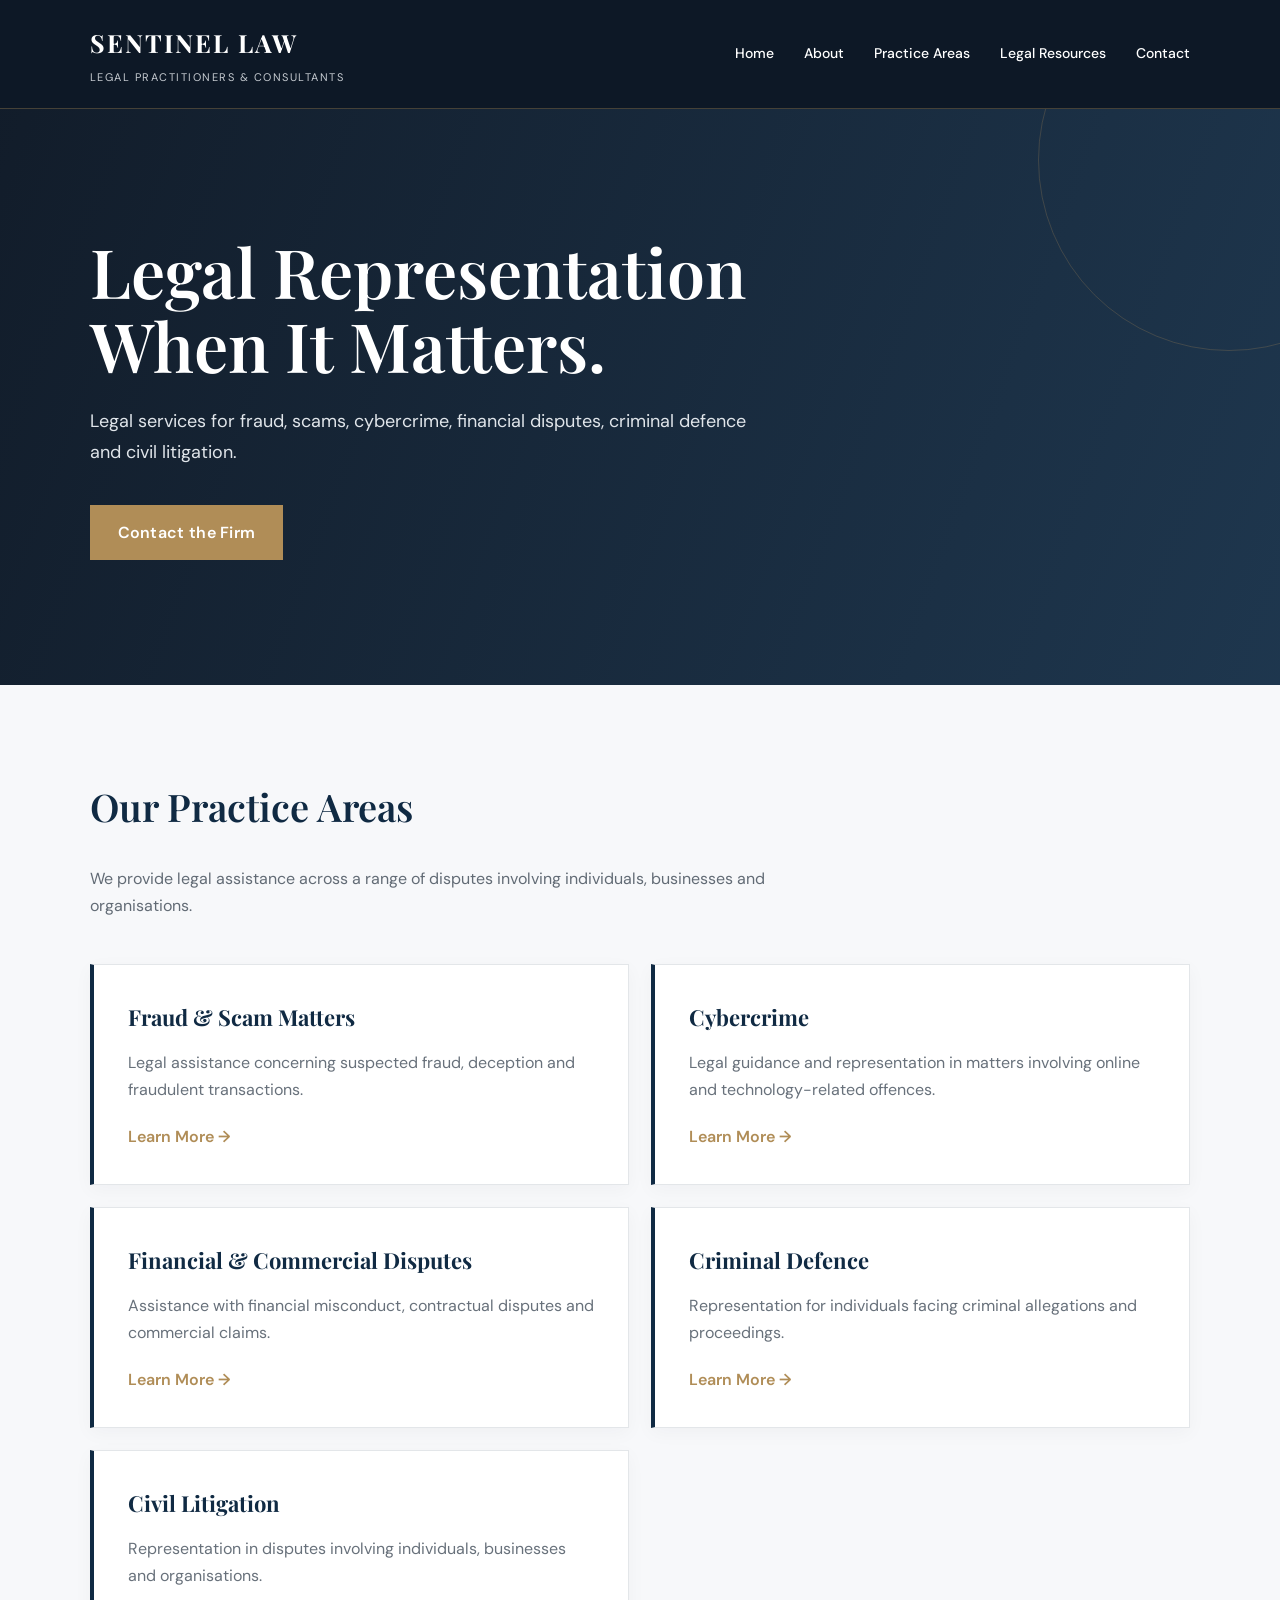
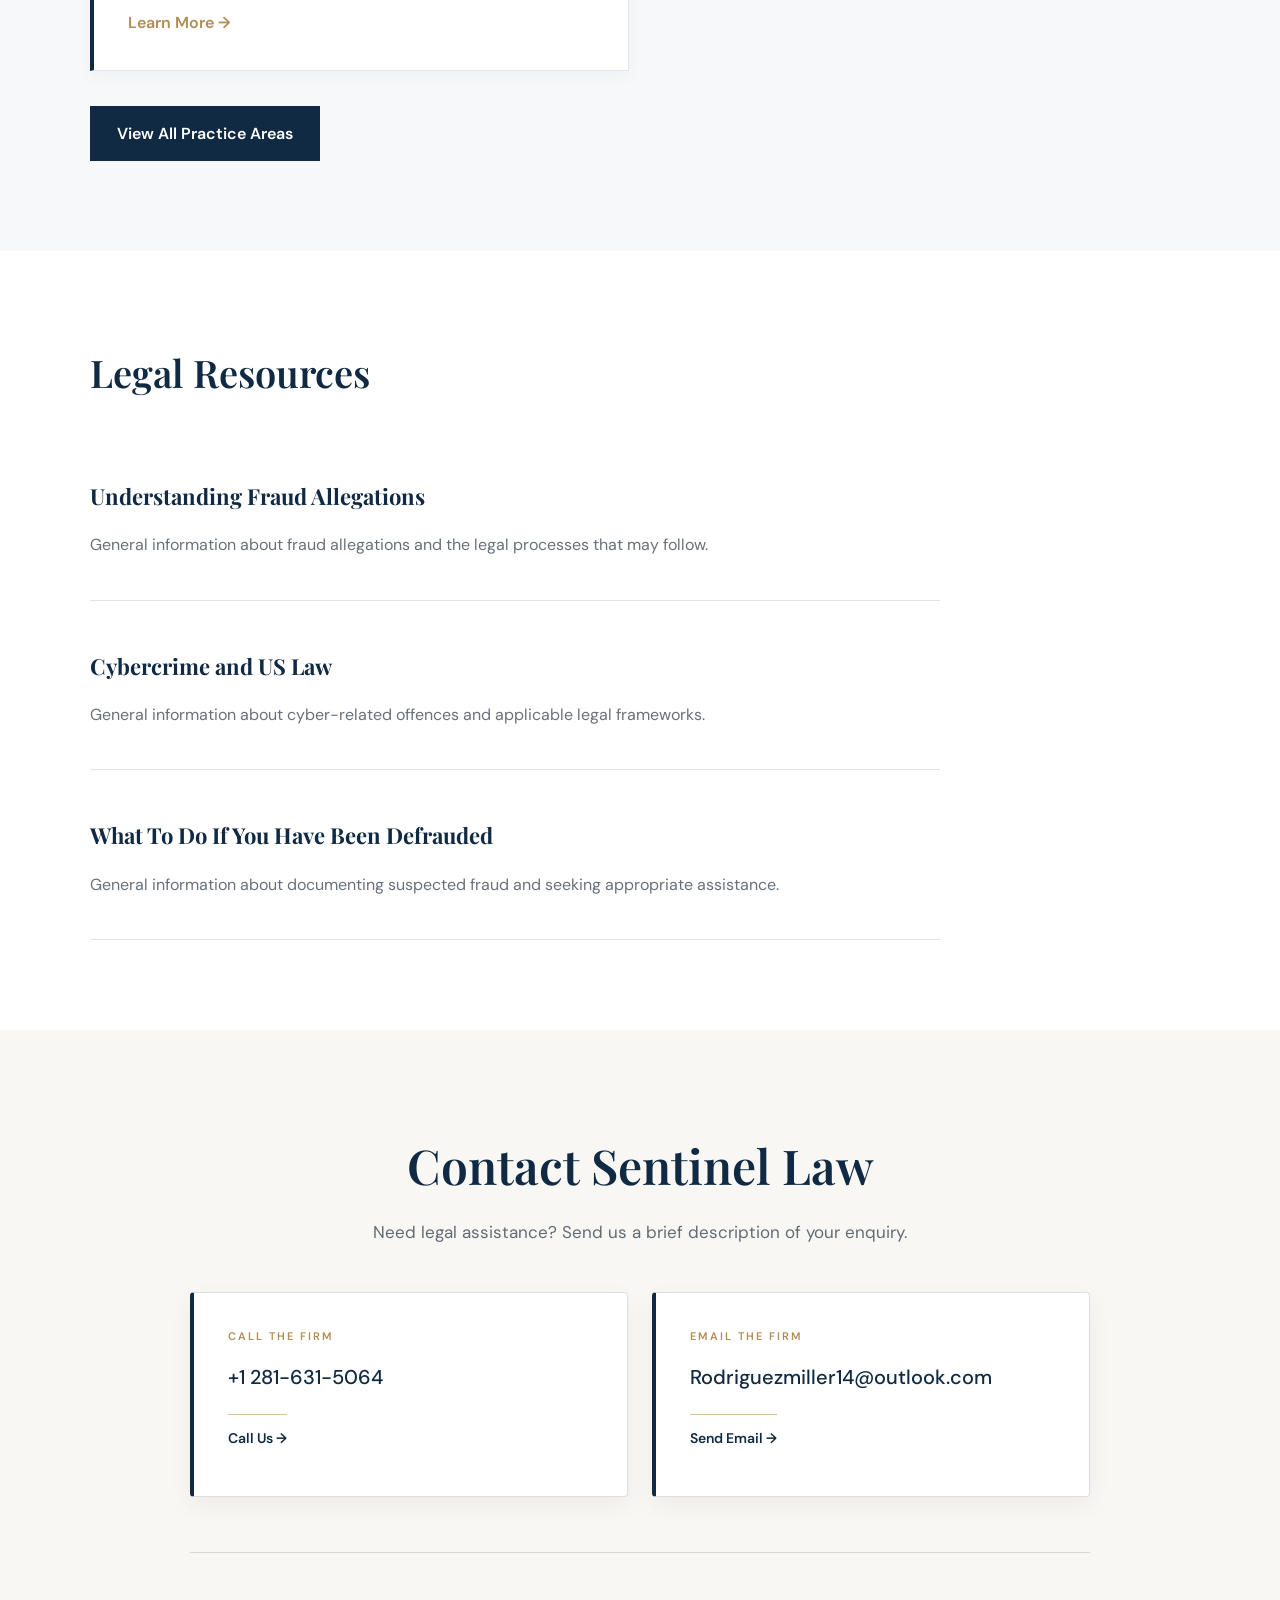
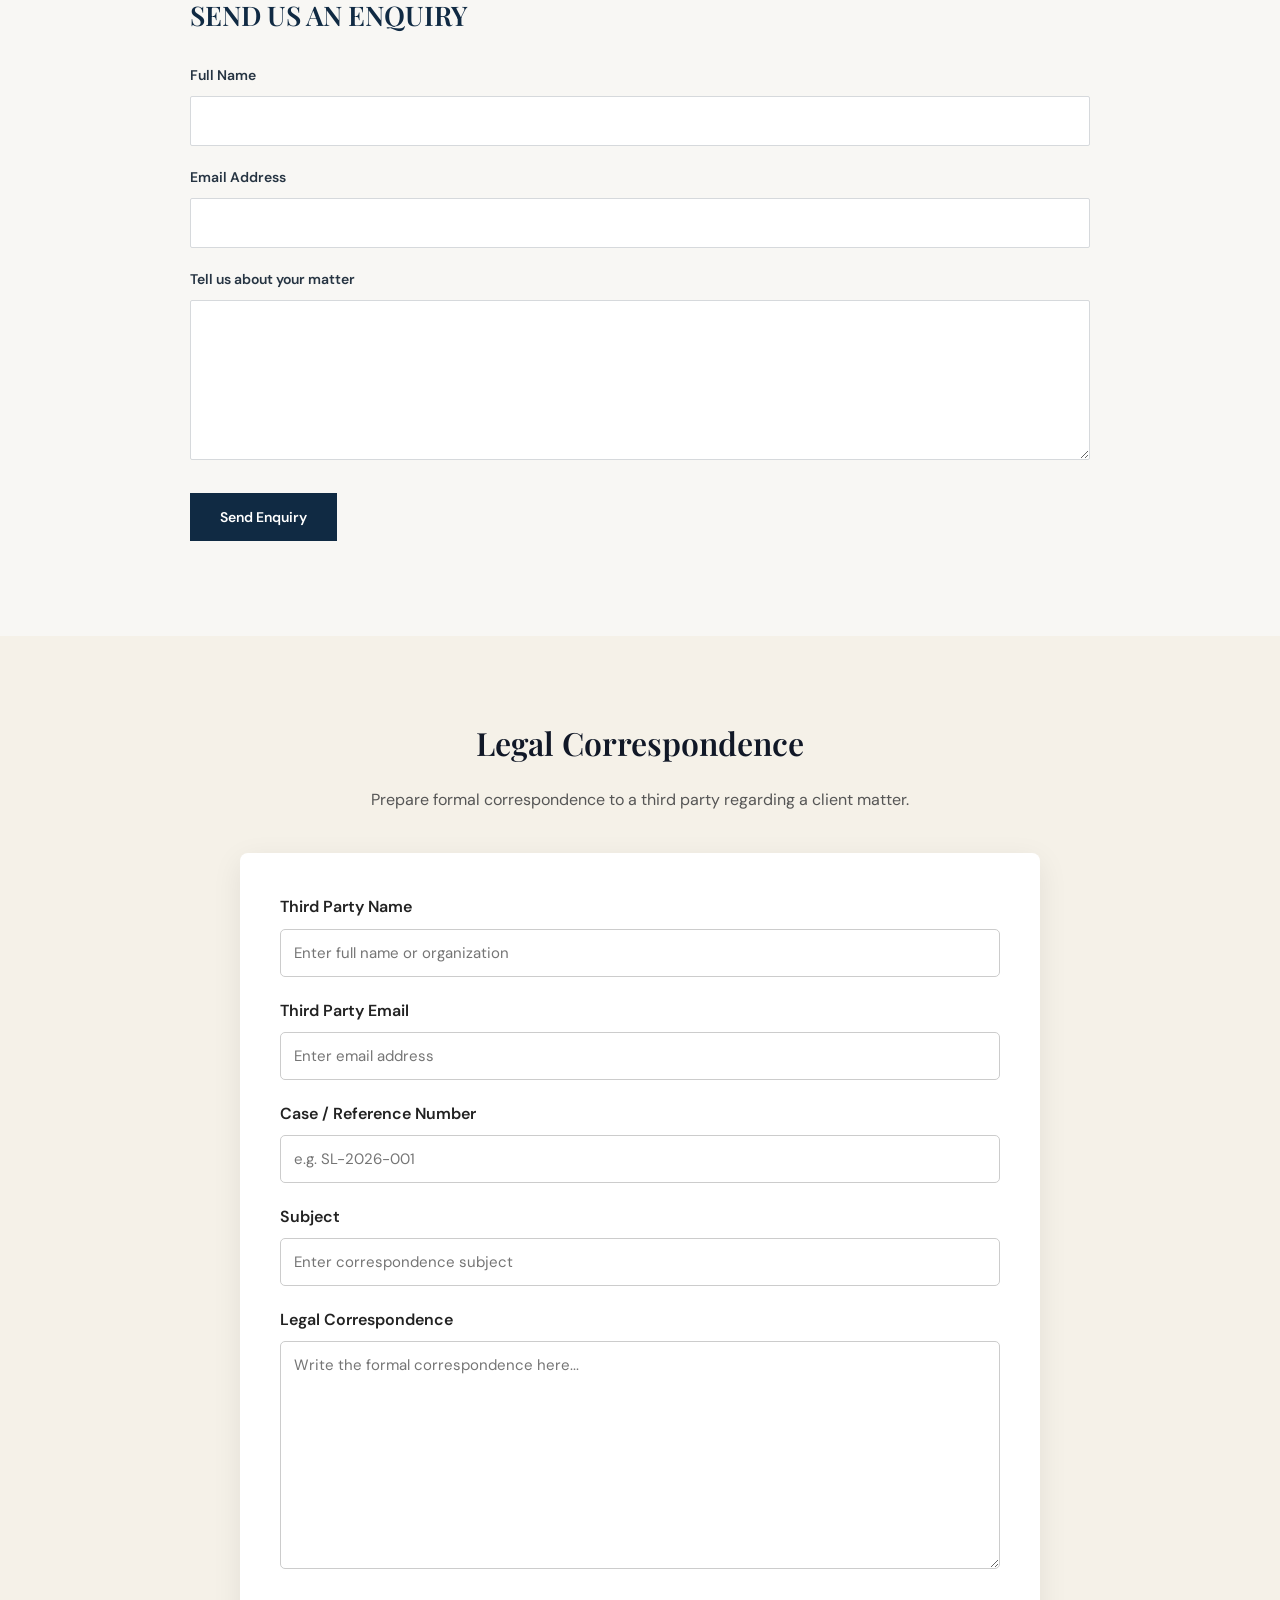
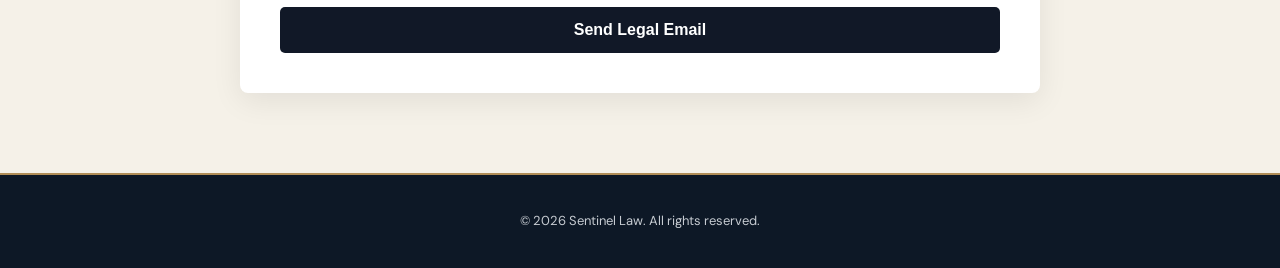
<file: index.html>
<!DOCTYPE html>
<html lang="en">

<head>
    <meta charset="UTF-8">
    <meta name="viewport" content="width=device-width, initial-scale=1.0">

    <title>Sentinel Law | Legal Practitioners & Consultants</title>

    <meta name="description" content="Sentinel Law provides legal representation and consulting services for fraud, scams, cybercrime, financial disputes, criminal defence, and civil litigation.">

    <meta name="robots" content="index, follow">

    <link rel="stylesheet" href="styles.css">
</head>

<body>

    <!-- Navigation -->
    <header>
        <div class="logo">
            <h2>SENTINEL LAW</h2>
            <p>Legal Practitioners & Consultants</p>
        </div>

        <nav>
            <a href="#home">Home</a>
            <a href="#about">About</a>
            <a href="practice-areas.html">Practice Areas</a>
            <a href="#resources">Legal Resources</a>
            <a href="#contact">Contact</a>
        </nav>
    </header>


    <!-- Main Introduction -->
    <main>

        <section id="home">
            <h1>Legal Representation When It Matters.</h1>

            <p>
                Legal services for fraud, scams, cybercrime,
                financial disputes, criminal defence and civil litigation.
            </p>

            <a href="#contact">Contact the Firm</a>
        </section>


        <!-- Practice Areas -->
        <section id="practice">

    <h2>Our Practice Areas</h2>

    <p class="section-intro">
        We provide legal assistance across a range of disputes
        involving individuals, businesses and organisations.
    </p>

    <div class="practice-grid">

        <a href="practice-areas.html#fraud" class="practice-card">
            <h3>Fraud & Scam Matters</h3>
            <p>
                Legal assistance concerning suspected fraud,
                deception and fraudulent transactions.
            </p>
            <span>Learn More →</span>
        </a>

        <a href="practice-areas.html#cybercrime" class="practice-card">
            <h3>Cybercrime</h3>
            <p>
                Legal guidance and representation in matters
                involving online and technology-related offences.
            </p>
            <span>Learn More →</span>
        </a>

        <a href="practice-areas.html#financial" class="practice-card">
            <h3>Financial & Commercial Disputes</h3>
            <p>
                Assistance with financial misconduct,
                contractual disputes and commercial claims.
            </p>
            <span>Learn More →</span>
        </a>

        <a href="practice-areas.html#criminal" class="practice-card">
            <h3>Criminal Defence</h3>
            <p>
                Representation for individuals facing
                criminal allegations and proceedings.
            </p>
            <span>Learn More →</span>
        </a>

        <a href="practice-areas.html#civil" class="practice-card">
            <h3>Civil Litigation</h3>
            <p>
                Representation in disputes involving
                individuals, businesses and organisations.
            </p>
            <span>Learn More →</span>
        </a>

    </div>

    <a href="practice-areas.html" class="view-all">
        View All Practice Areas
    </a>

</section>   

        <!-- Legal Resources -->
        <section id="resources">

            <h2>Legal Resources</h2>

            <article>
                <h3>Understanding Fraud Allegations</h3>
                <p>
                    General information about fraud allegations
                    and the legal processes that may follow.
                </p>
            </article>

            <article>
                <h3>Cybercrime and US Law</h3>
                <p>
                    General information about cyber-related
                    offences and applicable legal frameworks.
                </p>
            </article>

            <article>
                <h3>What To Do If You Have Been Defrauded</h3>
                <p>
                    General information about documenting
                    suspected fraud and seeking appropriate assistance.
                </p>
            </article>

        </section>


<!-- Contact -->
<section id="contact">

    <h2>Contact Sentinel Law</h2>

    <p>
        Need legal assistance? Send us a brief description
        of your enquiry.
    </p>

<div class="contact-details">

    <div class="contact-card">
        <span class="contact-label">CALL THE FIRM</span>
        <h3>+1 281-631-5064</h3>
        <a href="tel:+12816315064">Call Us →</a>
    </div>

    <div class="contact-card">
        <span class="contact-label">EMAIL THE FIRM</span>
        <h3>Rodriguezmiller14@outlook.com</h3>
        <a href="mailto:Rodriguezmiller14@outlook.com">Send Email →</a>
    </div>

</div>

  <form id="contact-form"
      action="https://formspree.io/f/xvkoagdr"
      method="POST">

    <label for="name">Full Name</label>
    <input type="text" id="name" name="name" required>

    <label for="email">Email Address</label>
    <input type="email" id="email" name="email" required>

    <label for="message">Tell us about your matter</label>
    <textarea id="message" name="message" required></textarea>

    <input type="hidden" name="_subject" value="New Sentinel Law Website Enquiry">

    <button type="submit">Send Enquiry</button>
</form>

</section>
        
    </main>

<!-- Legal Correspondence Dashboard -->
<section id="legal-correspondence" class="legal-correspondence">
    <div class="correspondence-container">

        <h2>Legal Correspondence</h2>
        <p class="correspondence-intro">
            Prepare formal correspondence to a third party regarding a client matter.
        </p>

        <form id="legal-email-form">

            <label for="third-party-name">Third Party Name</label>
            <input
                type="text"
                id="third-party-name"
                name="thirdPartyName"
                placeholder="Enter full name or organization"
                required
            >

            <label for="third-party-email">Third Party Email</label>
            <input
                type="email"
                id="third-party-email"
                name="thirdPartyEmail"
                placeholder="Enter email address"
                required
            >

            <label for="case-reference">Case / Reference Number</label>
            <input
                type="text"
                id="case-reference"
                name="caseReference"
                placeholder="e.g. SL-2026-001"
                required
            >

            <label for="legal-subject">Subject</label>
            <input
                type="text"
                id="legal-subject"
                name="subject"
                placeholder="Enter correspondence subject"
                required
            >

            <label for="legal-message">Legal Correspondence</label>
            <textarea
                id="legal-message"
                name="message"
                rows="10"
                placeholder="Write the formal correspondence here..."
                required
            ></textarea>

            <button type="submit">
                Send Legal Email
            </button>

        </form>
<script>
document.getElementById("legal-email-form").addEventListener("submit", async function (event) {
    event.preventDefault();

    const form = event.target;
    const formData = new FormData(form);
    const data = Object.fromEntries(formData.entries());

    try {
        const response = await fetch("/api/send-legal-email", {
            method: "POST",
            headers: {
                "Content-Type": "application/json"
            },
            body: JSON.stringify(data)
        });

        const result = await response.json();

        if (response.ok) {
            alert("Legal correspondence sent successfully.");
            form.reset();
        } else {
            alert("There was a problem sending the correspondence: " + (result.error || "Unknown error"));
        }

    } catch (error) {
        alert("Unable to connect to the email service.");
    }
});
</script>
    </div>
</section>

<!-- Footer -->
<footer>
    <p>© 2026 Sentinel Law. All rights reserved.</p>
</footer>

</body>
</html>
</file>
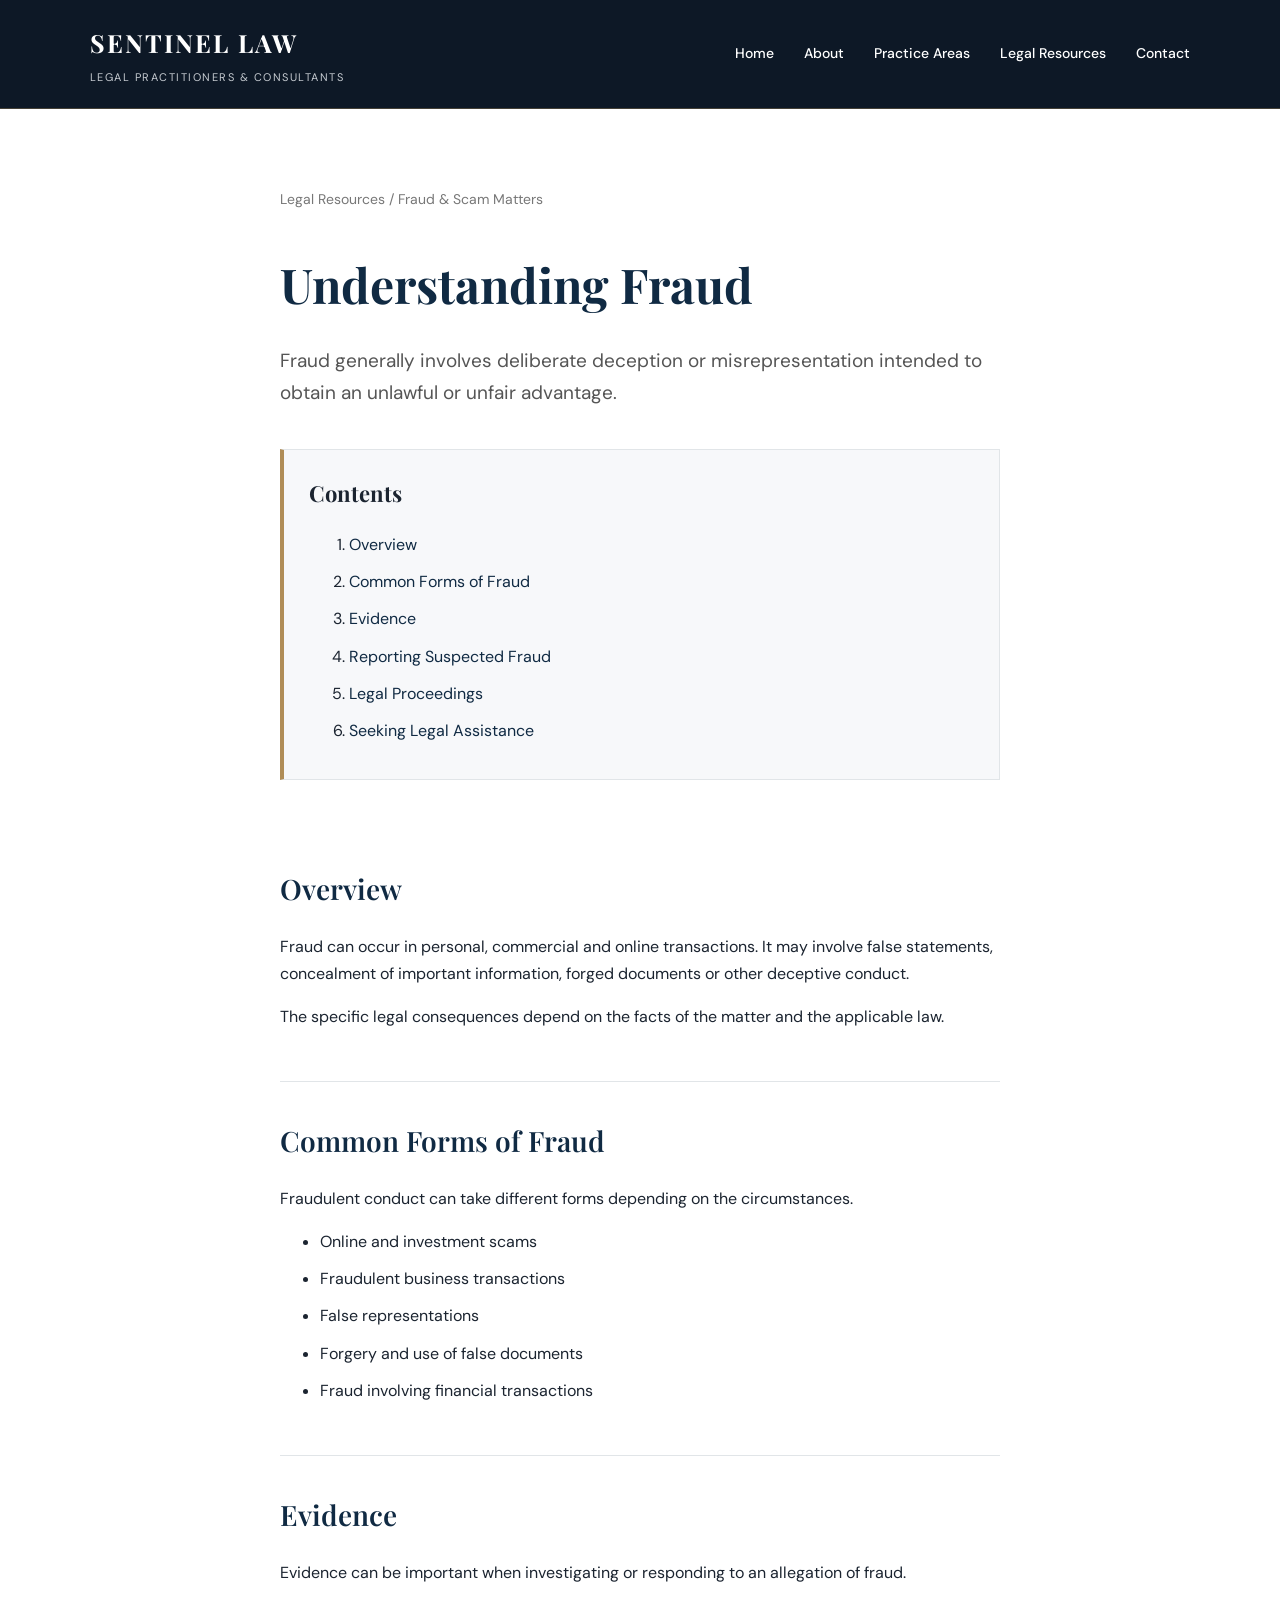
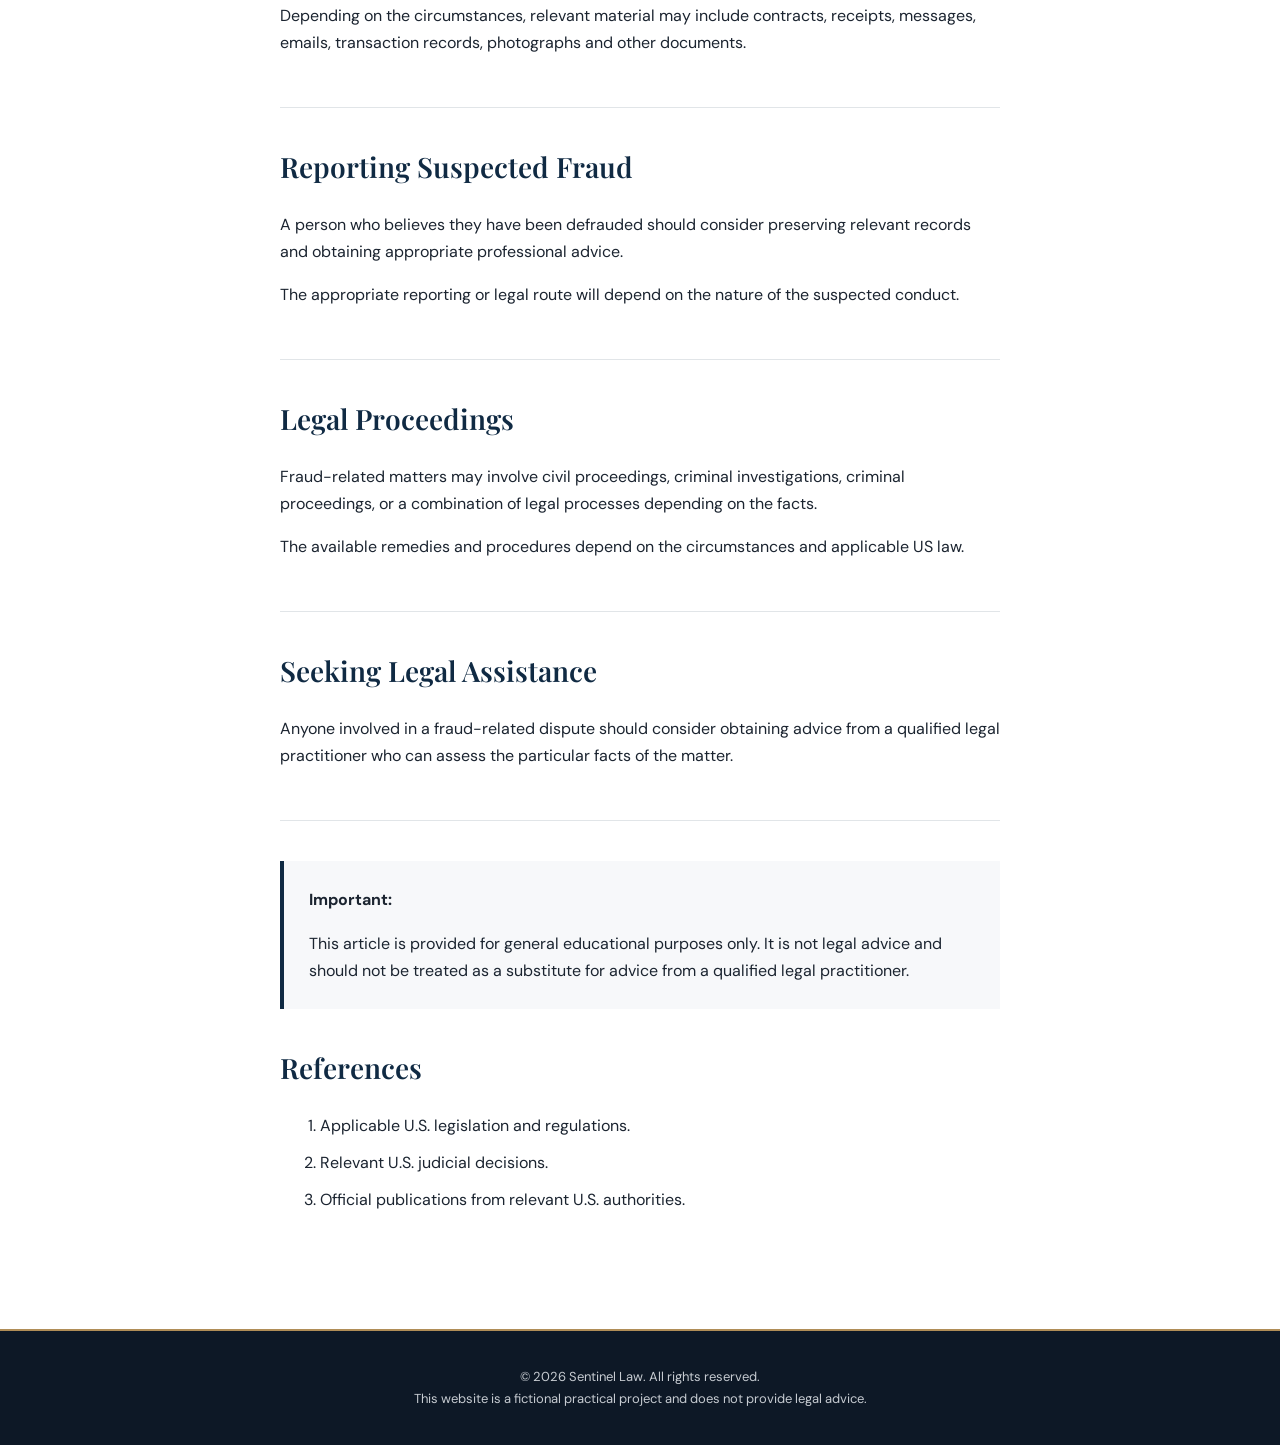
<file: legal-resource.html>
<!DOCTYPE html>
<html lang="en">

<head>
    <meta charset="UTF-8">
    <meta name="viewport" content="width=device-width, initial-scale=1.0">

    <title>Understanding Fraud | Sentinel Law</title>

    <link rel="stylesheet" href="styles.css">
</head>

<body>

    <!-- Navigation -->

    <header>

        <div class="logo">
            <h2>SENTINEL LAW</h2>
            <p>Legal Practitioners & Consultants</p>
        </div>

        <nav>
            <a href="index.html">Home</a>
            <a href="index.html#about">About</a>
            <a href="practice-areas.html">Practice Areas</a>
            <a href="legal-resource.html">Legal Resources</a>
            <a href="index.html#contact">Contact</a>
        </nav>

    </header>


    <!-- Article -->

    <main class="legal-article">

        <p class="breadcrumb">
            Legal Resources / Fraud & Scam Matters
        </p>

        <h1>Understanding Fraud</h1>

        <p class="article-intro">
            Fraud generally involves deliberate deception or
            misrepresentation intended to obtain an unlawful or
            unfair advantage.
        </p>


        <!-- Table of Contents -->

        <aside class="contents">

            <h2>Contents</h2>

            <ol>
                <li><a href="#overview">Overview</a></li>
                <li><a href="#common">Common Forms of Fraud</a></li>
                <li><a href="#evidence">Evidence</a></li>
                <li><a href="#reporting">Reporting Suspected Fraud</a></li>
                <li><a href="#proceedings">Legal Proceedings</a></li>
                <li><a href="#help">Seeking Legal Assistance</a></li>
            </ol>

        </aside>


        <!-- Article Sections -->

        <section id="overview">

            <h2>Overview</h2>

            <p>
                Fraud can occur in personal, commercial and online
                transactions. It may involve false statements,
                concealment of important information, forged documents
                or other deceptive conduct.
            </p>

            <p>
                The specific legal consequences depend on the facts
                of the matter and the applicable law.
            </p>

        </section>


        <section id="common">

            <h2>Common Forms of Fraud</h2>

            <p>
                Fraudulent conduct can take different forms depending
                on the circumstances.
            </p>

            <ul>
                <li>Online and investment scams</li>
                <li>Fraudulent business transactions</li>
                <li>False representations</li>
                <li>Forgery and use of false documents</li>
                <li>Fraud involving financial transactions</li>
            </ul>

        </section>


        <section id="evidence">

            <h2>Evidence</h2>

            <p>
                Evidence can be important when investigating or
                responding to an allegation of fraud.
            </p>

            <p>
                Depending on the circumstances, relevant material
                may include contracts, receipts, messages, emails,
                transaction records, photographs and other documents.
            </p>

        </section>


        <section id="reporting">

            <h2>Reporting Suspected Fraud</h2>

            <p>
                A person who believes they have been defrauded should
                consider preserving relevant records and obtaining
                appropriate professional advice.
            </p>

            <p>
                The appropriate reporting or legal route will depend
                on the nature of the suspected conduct.
            </p>

        </section>


        <section id="proceedings">

            <h2>Legal Proceedings</h2>

            <p>
                Fraud-related matters may involve civil proceedings,
                criminal investigations, criminal proceedings, or
                a combination of legal processes depending on the facts.
            </p>

            <p>
                The available remedies and procedures depend on the
                circumstances and applicable US law.
            </p>

        </section>


        <section id="help">

            <h2>Seeking Legal Assistance</h2>

            <p>
                Anyone involved in a fraud-related dispute should
                consider obtaining advice from a qualified legal
                practitioner who can assess the particular facts
                of the matter.
            </p>

        </section>


        <!-- Disclaimer -->

        <div class="legal-disclaimer">

            <strong>Important:</strong>

            <p>
                This article is provided for general educational
                purposes only. It is not legal advice and should
                not be treated as a substitute for advice from
                a qualified legal practitioner.
            </p>

        </div>


        <!-- References -->

        <section class="references">

            <h2>References</h2>

            <ol>
                <li>Applicable U.S. legislation and regulations.</li>
                <li>Relevant U.S. judicial decisions.</li>
                <li>Official publications from relevant U.S. authorities.</li>
            </ol>

        </section>

    </main>


    <!-- Footer -->

    <footer>

        <p>© 2026 Sentinel Law. All rights reserved.</p>

        <p>
            This website is a fictional practical project and does
            not provide legal advice.
        </p>

    </footer>

</body>
</html>
</file>
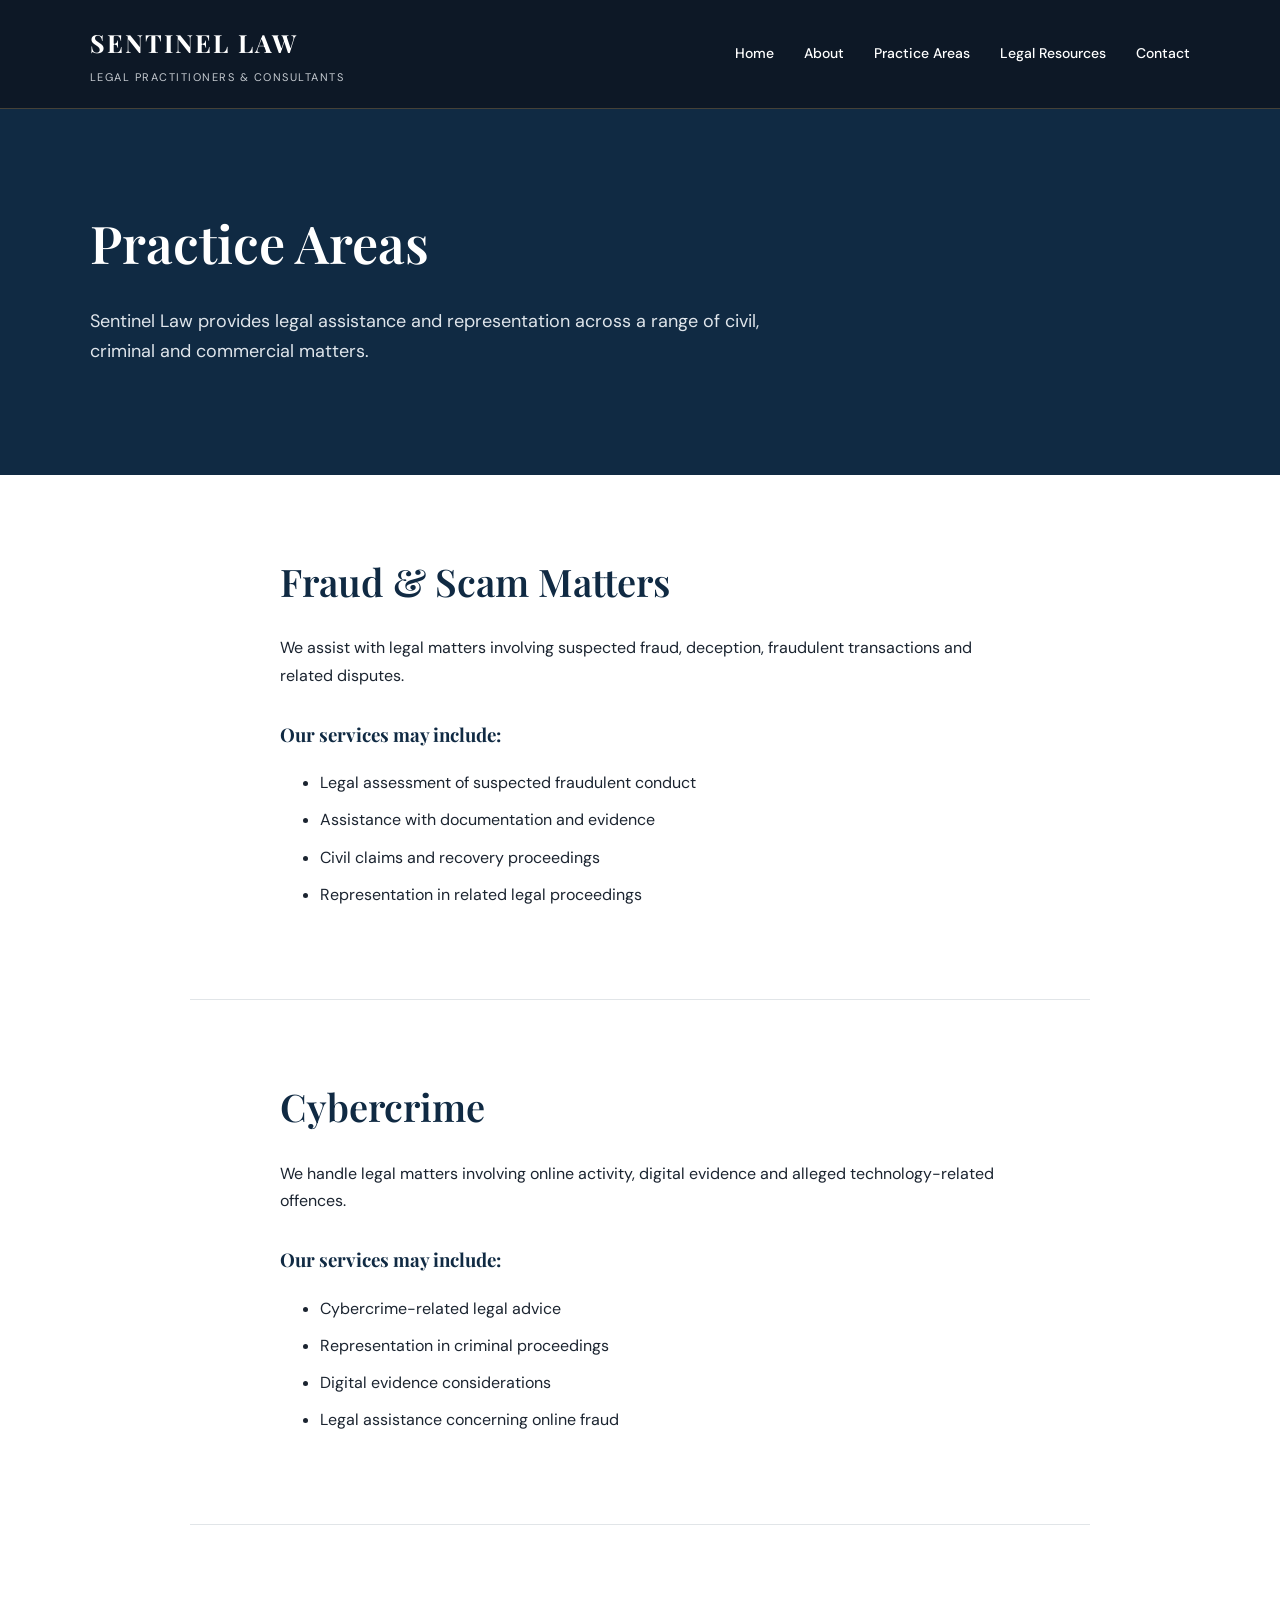
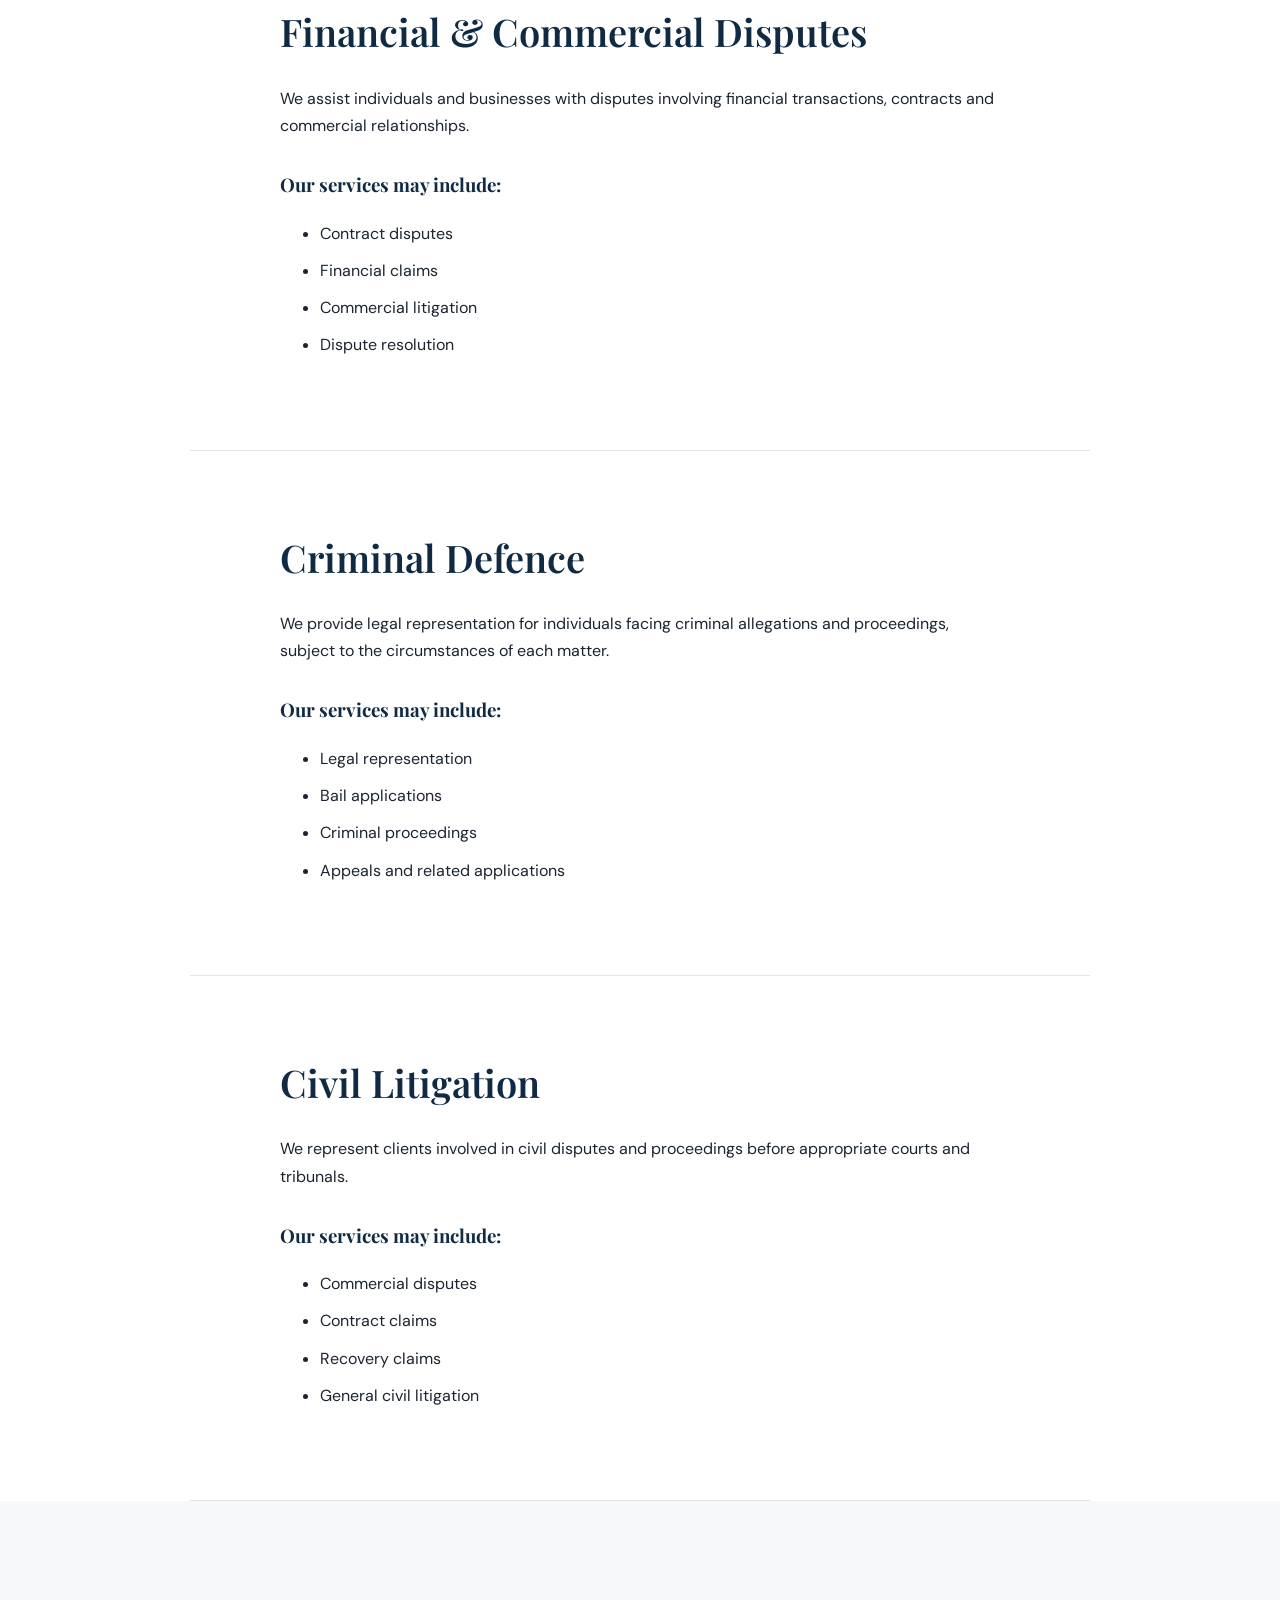
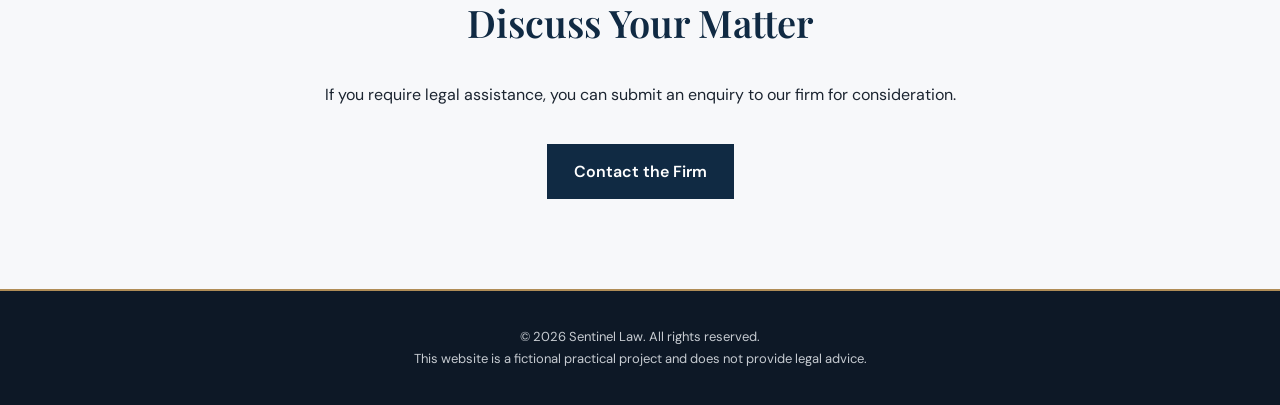
<file: practice-areas.html>
<!DOCTYPE html>
<html lang="en">

<head>
    <meta charset="UTF-8">
    <meta name="viewport" content="width=device-width, initial-scale=1.0">

    <title>Practice Areas | Sentinel Law</title>

    <link rel="stylesheet" href="styles.css">
</head>

<body>

    <!-- Navigation -->
    <header>

        <div class="logo">
            <h2>SENTINEL LAW</h2>
            <p>Legal Practitioners & Consultants</p>
        </div>

        <nav>
            <a href="index.html">Home</a>
            <a href="index.html#about">About</a>
            <a href="practice-areas.html">Practice Areas</a>
            <a href="index.html#resources">Legal Resources</a>
            <a href="index.html#contact">Contact</a>
        </nav>

    </header>


    <!-- Page Introduction -->
    <section class="page-header">

        <h1>Practice Areas</h1>

        <p>
            Sentinel Law provides legal assistance and representation
            across a range of civil, criminal and commercial matters.
        </p>

    </section>


    <!-- Fraud -->
    <section class="practice-detail" id="fraud">

        <h2>Fraud & Scam Matters</h2>

        <p>
            We assist with legal matters involving suspected fraud,
            deception, fraudulent transactions and related disputes.
        </p>

        <h3>Our services may include:</h3>

        <ul>
            <li>Legal assessment of suspected fraudulent conduct</li>
            <li>Assistance with documentation and evidence</li>
            <li>Civil claims and recovery proceedings</li>
            <li>Representation in related legal proceedings</li>
        </ul>

    </section>


    <!-- Cybercrime -->
    <section class="practice-detail" id="cybercrime">

        <h2>Cybercrime</h2>

        <p>
            We handle legal matters involving online activity,
            digital evidence and alleged technology-related offences.
        </p>

        <h3>Our services may include:</h3>

        <ul>
            <li>Cybercrime-related legal advice</li>
            <li>Representation in criminal proceedings</li>
            <li>Digital evidence considerations</li>
            <li>Legal assistance concerning online fraud</li>
        </ul>

    </section>


    <!-- Financial & Commercial -->
    <section class="practice-detail" id="financial">

        <h2>Financial & Commercial Disputes</h2>

        <p>
            We assist individuals and businesses with disputes
            involving financial transactions, contracts and
            commercial relationships.
        </p>

        <h3>Our services may include:</h3>

        <ul>
            <li>Contract disputes</li>
            <li>Financial claims</li>
            <li>Commercial litigation</li>
            <li>Dispute resolution</li>
        </ul>

    </section>


    <!-- Criminal Defence -->
    <section class="practice-detail" id="criminal">

        <h2>Criminal Defence</h2>

        <p>
            We provide legal representation for individuals facing
            criminal allegations and proceedings, subject to the
            circumstances of each matter.
        </p>

        <h3>Our services may include:</h3>

        <ul>
            <li>Legal representation</li>
            <li>Bail applications</li>
            <li>Criminal proceedings</li>
            <li>Appeals and related applications</li>
        </ul>

    </section>


    <!-- Civil Litigation -->
    <section class="practice-detail" id="civil">

        <h2>Civil Litigation</h2>

        <p>
            We represent clients involved in civil disputes and
            proceedings before appropriate courts and tribunals.
        </p>

        <h3>Our services may include:</h3>

        <ul>
            <li>Commercial disputes</li>
            <li>Contract claims</li>
            <li>Recovery claims</li>
            <li>General civil litigation</li>
        </ul>

    </section>


    <!-- Contact -->
    <section class="practice-contact">

        <h2>Discuss Your Matter</h2>

        <p>
            If you require legal assistance, you can submit an
            enquiry to our firm for consideration.
        </p>

        <a href="index.html#contact">
            Contact the Firm
        </a>

    </section>


    <!-- Footer -->
    <footer>

        <p>© 2026 Sentinel Law. All rights reserved.</p>

        <p>
            This website is a fictional practical project and does
            not provide legal advice.
        </p>

    </footer>

</body>
</html>
</file>
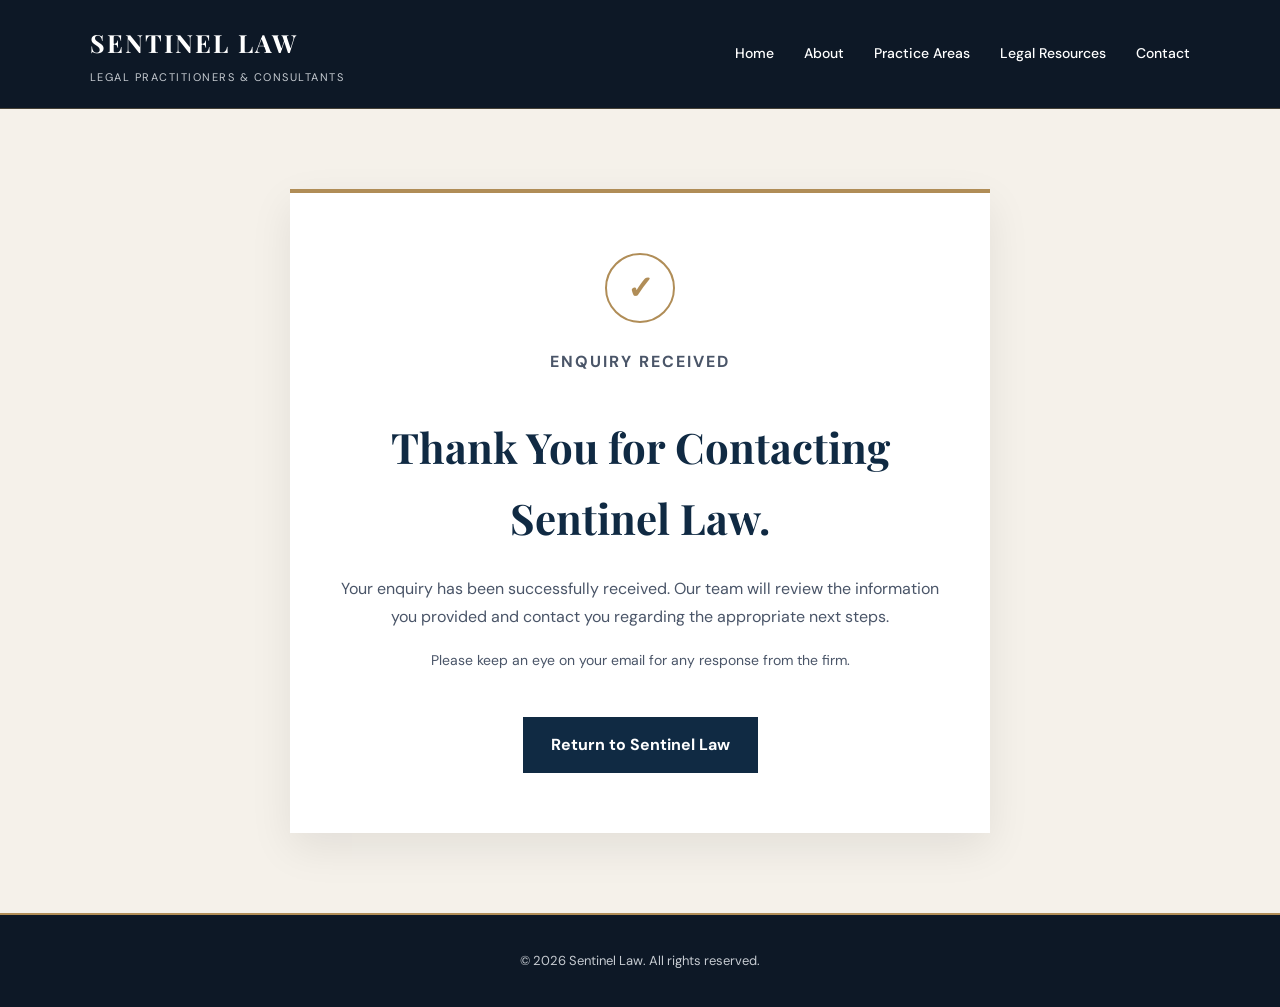
<file: thank-you.html>
<!DOCTYPE html>
<html lang="en">

<head>
    <meta charset="UTF-8">
    <meta name="viewport" content="width=device-width, initial-scale=1.0">

    <title>Thank You | Sentinel Law</title>

    <link rel="stylesheet" href="styles.css">
</head>

<body>

    <header>
        <div class="logo">
            <h2>SENTINEL LAW</h2>
            <p>Legal Practitioners & Consultants</p>
        </div>

        <nav>
            <a href="index.html">Home</a>
            <a href="index.html#about">About</a>
            <a href="practice-areas.html">Practice Areas</a>
            <a href="index.html#resources">Legal Resources</a>
            <a href="index.html#contact">Contact</a>
        </nav>
    </header>


    <main>

        <section class="thank-you">

            <div class="thank-you-content">

                <div class="thank-you-mark">✓</div>

                <p class="thank-you-label">ENQUIRY RECEIVED</p>

                <h1>Thank You for Contacting Sentinel Law.</h1>

                <p>
                    Your enquiry has been successfully received.
                    Our team will review the information you provided
                    and contact you regarding the appropriate next steps.
                </p>

                <p class="thank-you-note">
                    Please keep an eye on your email for any response
                    from the firm.
                </p>

                <a href="index.html">Return to Sentinel Law</a>

            </div>

        </section>

    </main>


    <footer>
        <p>© 2026 Sentinel Law. All rights reserved.</p>
    </footer>

</body>

</html>
</file>
<file: styles.css>
/* =========================================================
   SENTINEL LAW — PROFESSIONAL WEBSITE STYLES
   ========================================================= */

@import url('https://fonts.googleapis.com/css2?family=DM+Sans:wght@400;500;600&family=Playfair+Display:wght@500;600;700&display=swap');


/* =========================================================
   GENERAL
   ========================================================= */

* {
    box-sizing: border-box;
}

html {
    scroll-behavior: smooth;
}

body {
    margin: 0;
    font-family: "DM Sans", Arial, sans-serif;
    color: #1b2430;
    background: #ffffff;
    line-height: 1.7;
}

a {
    transition: all 0.25s ease;
}

h1,
h2,
h3 {
    font-family: "Playfair Display", Georgia, serif;
}


/* =========================================================
   NAVIGATION
   ========================================================= */

header {
    display: flex;
    justify-content: space-between;
    align-items: center;
    padding: 22px 7%;
    background: #0d1826;
    border-bottom: 1px solid rgba(176, 141, 87, 0.35);
    position: relative;
    z-index: 10;
}

.logo h2 {
    margin: 0;
    color: #ffffff;
    font-family: "Playfair Display", Georgia, serif;
    font-size: 25px;
    letter-spacing: 2px;
}

.logo p {
    margin: 3px 0 0;
    color: #c6cbd1;
    font-size: 11px;
    letter-spacing: 1.5px;
    text-transform: uppercase;
}

nav {
    display: flex;
    align-items: center;
    gap: 30px;
}

nav a {
    position: relative;
    text-decoration: none;
    color: #ffffff;
    font-size: 14px;
    font-weight: 500;
    padding: 8px 0;
}

nav a::after {
    content: "";
    position: absolute;
    left: 0;
    bottom: 0;
    width: 0;
    height: 2px;
    background: #b08d57;
    transition: width 0.25s ease;
}

nav a:hover {
    color: #d0a968;
}

nav a:hover::after {
    width: 100%;
}


/* =========================================================
   HERO
   ========================================================= */

#home {
    position: relative;
    overflow: hidden;
    background:
        linear-gradient(
            110deg,
            rgba(13, 24, 38, 0.98),
            rgba(16, 42, 67, 0.94)
        );
    color: white;
    padding: 125px 7%;
}

#home::after {
    content: "";
    position: absolute;
    width: 380px;
    height: 380px;
    right: -140px;
    top: -140px;
    border: 1px solid rgba(176, 141, 87, 0.25);
    border-radius: 50%;
}

#home h1 {
    position: relative;
    z-index: 1;
    max-width: 760px;
    font-size: clamp(42px, 6vw, 68px);
    line-height: 1.08;
    font-weight: 600;
    margin: 0 0 25px;
}

#home p {
    position: relative;
    z-index: 1;
    max-width: 680px;
    font-size: 18px;
    color: #e0e5ea;
    margin-bottom: 38px;
}

#home a {
    position: relative;
    z-index: 1;
    display: inline-block;
    background: #b08d57;
    color: white;
    padding: 14px 28px;
    text-decoration: none;
    font-weight: 600;
    letter-spacing: 0.3px;
}

#home a:hover {
    background: #d0a968;
    transform: translateY(-2px);
}


/* =========================================================
   GENERAL SECTIONS
   ========================================================= */

section {
    padding: 90px 7%;
}

section h2 {
    color: #102a43;
    font-family: "Playfair Display", Georgia, serif;
    font-size: 38px;
    font-weight: 600;
    margin: 0 0 25px;
}


/* =========================================================
   PRACTICE AREAS
   ========================================================= */

#practice {
    background: #f7f8fa;
}

.section-intro {
    max-width: 720px;
    margin: 0 0 45px;
    color: #626b75;
}

.practice-grid {
    display: grid;
    grid-template-columns: repeat(2, 1fr);
    gap: 22px;
}

.practice-card {
    display: block;
    background: #ffffff;
    padding: 34px;
    border: 1px solid #e3e6e9;
    border-left: 4px solid #102a43;
    text-decoration: none;
    color: #333;
    box-shadow: 0 5px 18px rgba(15, 30, 45, 0.035);
    transition: all 0.3s ease;
}

.practice-card:hover {
    transform: translateY(-5px);
    border-left-color: #b08d57;
    box-shadow: 0 15px 35px rgba(15, 30, 45, 0.09);
}

.practice-card h3 {
    color: #102a43;
    margin: 0 0 12px;
    font-size: 22px;
}

.practice-card p {
    color: #68717b;
    margin: 0;
}

.practice-card span {
    display: inline-block;
    margin-top: 20px;
    color: #b08d57;
    font-weight: 600;
}

.view-all {
    display: inline-block;
    margin-top: 35px;
    background: #102a43;
    color: white;
    padding: 14px 27px;
    text-decoration: none;
    font-weight: 600;
}

.view-all:hover {
    background: #b08d57;
}


/* =========================================================
   ABOUT
   ========================================================= */

#about p {
    max-width: 760px;
    color: #626b75;
}


/* =========================================================
   LEGAL RESOURCES
   ========================================================= */

#resources {
    background: #ffffff;
}

article {
    max-width: 850px;
    padding: 25px 0;
    border-bottom: 1px solid #e2e5e8;
}

article h3 {
    color: #102a43;
    font-size: 22px;
    margin-bottom: 8px;
}

article p {
    color: #68717b;
}


/* =========================================================
   CONTACT SECTION
   ========================================================= */

#contact {
    background: #f8f7f4;
    padding: 95px 7%;
}

#contact h2 {
    text-align: center;
    font-size: 48px;
    margin-bottom: 12px;
}

#contact > p {
    max-width: 700px;
    margin: 0 auto 45px;
    text-align: center;
    color: #626b75;
    font-size: 17px;
}


/* Contact cards */

.contact-details {
    display: grid;
    grid-template-columns: repeat(2, 1fr);
    gap: 24px;
    max-width: 900px;
    margin: 0 auto 55px;
}

.contact-card {
    position: relative;
    background: #ffffff;
    border: 1px solid #dedede;
    border-left: 4px solid #102a43;
    border-radius: 4px;
    padding: 34px;
    min-height: 205px;
    box-shadow: 0 8px 25px rgba(13, 24, 38, 0.05);
    transition: all 0.3s ease;
}

.contact-card:hover {
    transform: translateY(-5px);
    border-left-color: #b08d57;
    box-shadow: 0 16px 35px rgba(13, 24, 38, 0.10);
}

.contact-label {
    display: block;
    color: #b08d57;
    font-size: 11px;
    font-weight: 600;
    letter-spacing: 2px;
    margin-bottom: 14px;
}

.contact-card h3 {
    margin: 0 0 20px;
    color: #102a43;
    font-family: "DM Sans", Arial, sans-serif;
    font-size: 20px;
    font-weight: 500;
    word-break: break-word;
}

.contact-card a {
    display: inline-block;
    color: #102a43;
    text-decoration: none;
    font-size: 14px;
    font-weight: 600;
    padding-top: 12px;
    border-top: 1px solid #d8c29d;
}

.contact-card a:hover {
    color: #b08d57;
}


/* =========================================================
   ENQUIRY FORM
   ========================================================= */

#contact form {
    max-width: 900px;
    margin: 0 auto;
    padding-top: 40px;
    border-top: 1px solid #d9d9d9;
}

#contact form::before {
    content: "SEND US AN ENQUIRY";
    display: block;
    color: #102a43;
    font-family: "Playfair Display", Georgia, serif;
    font-size: 27px;
    font-weight: 600;
    margin-bottom: 25px;
}

#contact form label {
    display: block;
    margin: 20px 0 8px;
    color: #263442;
    font-size: 14px;
    font-weight: 600;
}

#contact input,
#contact textarea {
    width: 100%;
    padding: 15px 16px;
    background: #ffffff;
    border: 1px solid #d6d9dc;
    border-radius: 2px;
    color: #1b2430;
    font-family: "DM Sans", Arial, sans-serif;
    font-size: 15px;
    outline: none;
    transition: border-color 0.25s ease, box-shadow 0.25s ease;
}

#contact input {
    height: 50px;
}

#contact textarea {
    min-height: 160px;
    resize: vertical;
}

#contact input:focus,
#contact textarea:focus {
    border-color: #b08d57;
    box-shadow: 0 0 0 3px rgba(176, 141, 87, 0.10);
}

#contact button {
    margin-top: 25px;
    padding: 15px 30px;
    background: #102a43;
    color: white;
    border: none;
    cursor: pointer;
    font-family: "DM Sans", Arial, sans-serif;
    font-size: 14px;
    font-weight: 600;
    transition: all 0.25s ease;
}

#contact button:hover {
    background: #b08d57;
    transform: translateY(-2px);
}


/* =========================================================
   PRACTICE AREAS PAGE
   ========================================================= */

.page-header {
    background: #102a43;
    color: white;
    padding: 90px 7%;
}

.page-header h1 {
    font-family: "Playfair Display", Georgia, serif;
    font-size: 52px;
    font-weight: 600;
    margin: 0 0 15px;
}

.page-header p {
    max-width: 700px;
    color: #dfe5eb;
    font-size: 18px;
}


/* Individual practice areas */

.practice-detail {
    max-width: 900px;
    margin: auto;
    padding: 75px 7%;
    border-bottom: 1px solid #e1e5e8;
}

.practice-detail h2 {
    margin-bottom: 20px;
}

.practice-detail h3 {
    color: #102a43;
    margin-top: 30px;
}

.practice-detail li {
    margin-bottom: 10px;
}


/* Practice page contact */

.practice-contact {
    text-align: center;
    background: #f7f8fa;
}

.practice-contact a {
    display: inline-block;
    margin-top: 20px;
    background: #102a43;
    color: white;
    padding: 14px 27px;
    text-decoration: none;
    font-weight: 600;
}

.practice-contact a:hover {
    background: #b08d57;
}


/* =========================================================
   LEGAL RESOURCE ARTICLE
   ========================================================= */

.legal-article {
    max-width: 900px;
    margin: auto;
    padding: 65px 7%;
}

.breadcrumb {
    color: #777;
    font-size: 14px;
    margin-bottom: 25px;
}

.legal-article > h1 {
    color: #102a43;
    font-family: "Playfair Display", Georgia, serif;
    font-size: 48px;
    margin-bottom: 15px;
}

.article-intro {
    font-size: 19px;
    color: #555;
    max-width: 750px;
    margin-bottom: 40px;
}


/* Table of Contents */

.contents {
    background: #f7f8fa;
    border: 1px solid #e1e5e8;
    border-left: 4px solid #b08d57;
    padding: 25px;
    margin-bottom: 50px;
}

.contents h2 {
    font-size: 22px;
    margin-top: 0;
}

.contents ol {
    margin-bottom: 0;
}

.contents li {
    margin-bottom: 8px;
}

.contents a {
    color: #102a43;
    text-decoration: none;
}

.contents a:hover {
    color: #b08d57;
}


/* Article sections */

.legal-article section {
    padding: 35px 0;
    border-bottom: 1px solid #e1e5e8;
}

.legal-article section h2 {
    font-size: 28px;
    margin-bottom: 20px;
}

.legal-article section p {
    max-width: 780px;
}

.legal-article li {
    margin-bottom: 10px;
}


/* Disclaimer */

.legal-disclaimer {
    margin-top: 40px;
    padding: 25px;
    background: #f7f8fa;
    border-left: 4px solid #102a43;
}

.legal-disclaimer p {
    margin-bottom: 0;
}


/* References */

.references {
    border-bottom: none !important;
}


/* =========================================================
   FOOTER
   ========================================================= */

footer {
    background: #0d1826;
    color: white;
    padding: 35px 7%;
    text-align: center;
    border-top: 2px solid #b08d57;
}

footer p {
    margin: 0;
    color: #c6cbd1;
    font-size: 13px;
}


/* =========================================================
   MOBILE
   ========================================================= */

@media (max-width: 768px) {

    header {
        flex-direction: column;
        align-items: flex-start;
        gap: 20px;
        padding: 20px 6%;
    }

    nav {
        flex-wrap: wrap;
        gap: 15px 20px;
    }

    #home {
        padding: 90px 6%;
    }

    #home h1 {
        font-size: 42px;
    }

    section {
        padding: 70px 6%;
    }

    section h2 {
        font-size: 34px;
    }

    .practice-grid {
        grid-template-columns: 1fr;
    }

    .contact-details {
        grid-template-columns: 1fr;
    }

    #contact h2 {
        font-size: 38px;
    }

    .page-header {
        padding: 70px 6%;
    }

    .page-header h1 {
        font-size: 40px;
    }

    .legal-article {
        padding: 55px 6%;
    }

    .legal-article > h1 {
        font-size: 40px;
    }
}


@media (max-width: 480px) {

    nav {
        gap: 12px 16px;
    }

    nav a {
        font-size: 13px;
    }

    #home h1 {
        font-size: 36px;
    }

    #home p {
        font-size: 16px;
    }

    .contact-card {
        padding: 28px 24px;
    }

    #contact h2 {
        font-size: 34px;
    }
}

/* =========================
   THANK YOU PAGE
========================= */

.thank-you {
    min-height: 70vh;
    display: flex;
    justify-content: center;
    align-items: center;
    padding: 80px 20px;
    background: #f5f1ea;
}

.thank-you-content {
    max-width: 700px;
    text-align: center;
    background: #ffffff;
    padding: 60px 50px;
    border-top: 4px solid #b08d57;
    box-shadow: 0 15px 40px rgba(0, 0, 0, 0.08);
}

.thank-you-mark {
    width: 70px;
    height: 70px;
    margin: 0 auto 25px;
    display: flex;
    align-items: center;
    justify-content: center;
    border: 2px solid #b08d57;
    border-radius: 50%;
    color: #b08d57;
    font-size: 32px;
    font-weight: bold;
}

.thank-you-label {
    color: #b08d57;
    font-size: 13px;
    font-weight: bold;
    letter-spacing: 2px;
    margin-bottom: 15px;
}

.thank-you-content h1 {
    color: #102a43;
    font-family: "Playfair Display", serif;
    font-size: 42px;
    margin-bottom: 20px;
}

.thank-you-content p {
    color: #4a5568;
    line-height: 1.8;
    font-size: 16px;
}

.thank-you-note {
    margin-top: 15px;
    font-size: 14px !important;
}

.thank-you-content a {
    display: inline-block;
    margin-top: 30px;
    padding: 14px 28px;
    background: #102a43;
    color: #ffffff;
    text-decoration: none;
    font-weight: bold;
    transition: 0.3s ease;
}

.thank-you-content a:hover {
    background: #b08d57;
}


/* MOBILE */

@media (max-width: 768px) {

    .thank-you {
        padding: 60px 20px;
    }

    .thank-you-content {
        padding: 45px 25px;
    }

    .thank-you-content h1 {
        font-size: 32px;
    }

}
/* ================================
   LEGAL CORRESPONDENCE
================================ */

.legal-correspondence {
    padding: 80px 20px;
    background: #f5f1e8;
}

.correspondence-container {
    max-width: 800px;
    margin: 0 auto;
}

.correspondence-container h2 {
    text-align: center;
    font-size: 32px;
    margin-bottom: 12px;
    color: #111827;
}

.correspondence-intro {
    text-align: center;
    margin-bottom: 40px;
    color: #555;
}

#legal-email-form {
    background: #ffffff;
    padding: 40px;
    border-radius: 8px;
    box-shadow: 0 8px 30px rgba(0, 0, 0, 0.08);
}

#legal-email-form label {
    display: block;
    margin-bottom: 8px;
    margin-top: 20px;
    font-weight: 600;
    color: #222;
}

#legal-email-form label:first-child {
    margin-top: 0;
}

#legal-email-form input,
#legal-email-form textarea {
    width: 100%;
    padding: 13px;
    border: 1px solid #ccc;
    border-radius: 5px;
    font-size: 15px;
    font-family: inherit;
    box-sizing: border-box;
}

#legal-email-form textarea {
    resize: vertical;
}

#legal-email-form input:focus,
#legal-email-form textarea:focus {
    outline: none;
    border-color: #b89b5e;
}

#legal-email-form button {
    width: 100%;
    margin-top: 30px;
    padding: 14px;
    border: none;
    border-radius: 5px;
    background: #111827;
    color: #ffffff;
    font-size: 16px;
    font-weight: 600;
    cursor: pointer;
}

#legal-email-form button:hover {
    background: #b89b5e;
}
</file>
